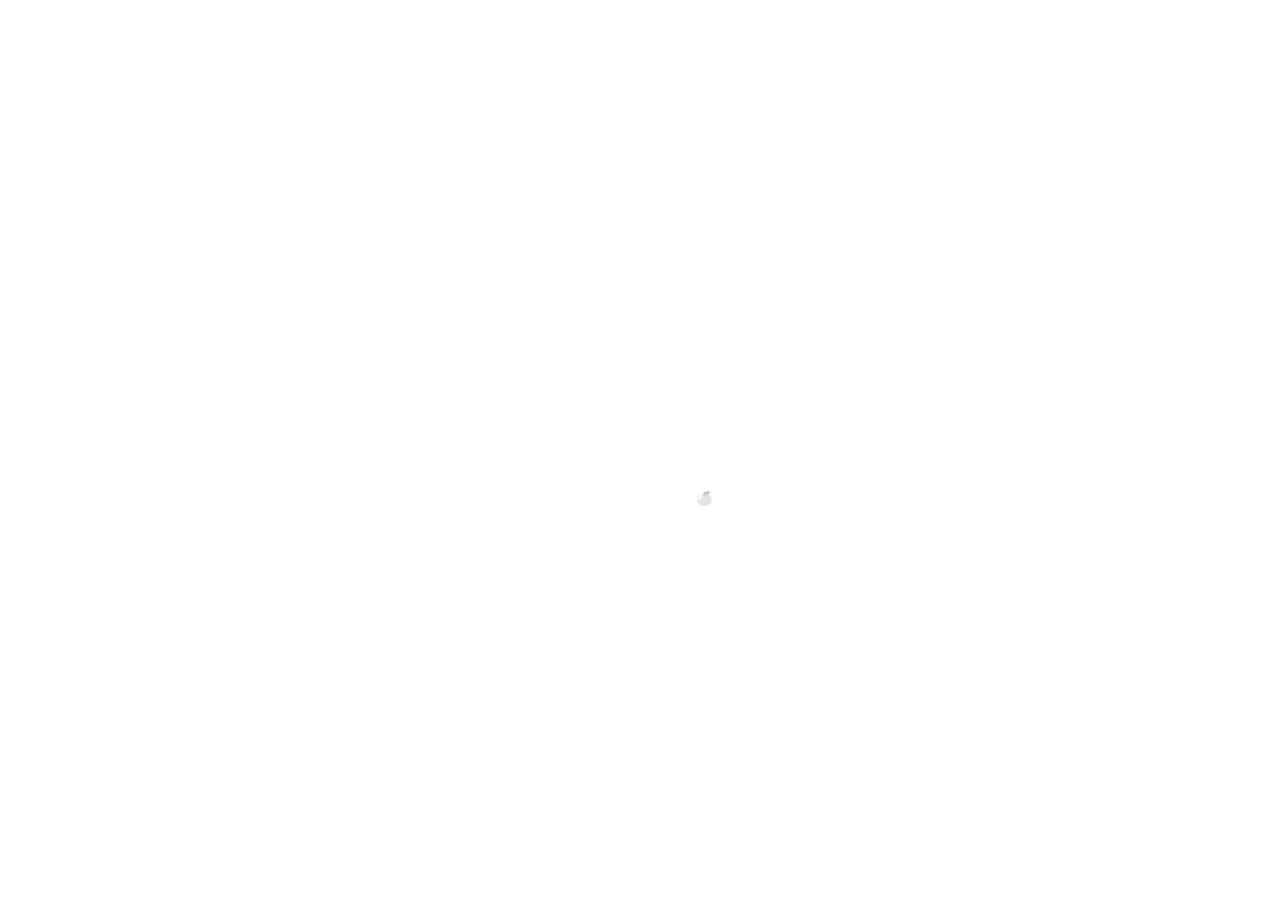
<file: index.html>
<!DOCTYPE html>
<html lang="uk">
<head>
    <meta charset="UTF-8">
    <meta name="viewport" content="width=device-width, initial-scale=1.0">
    <title>HAPPY BIRTHDAY!!!</title>
    <link rel="stylesheet" href="css/style1.css">
</head>
<body style="min-height: 100vh; display: flex; flex-direction: column; justify-content: center; align-items: center;">
    <p id="text-to-select" style="text-align: center; color: white; user-select: text;">Вітаю з дн, щастя, здоров'я, всього найкращого. Тебе чекає вікторина, ціль якої зібрати всі мандаринки</p>
    <button id="mandarin-btn" disabled><p>Зібрати мандаринку <span class="emoji">🍊</span></p></button>
    <div class="non-active" style="min-height: 1000vh"></div>
    <div class="non-active">
        <button id="hidden-mandarin-btn">🍊</button>
    </div>
    <div class="non-active" style="min-height: 1000vh"></div>
    <p class="non-active">Шукаєш пароль, так ось він: UraGroznyj</p>
    <script src="js/counter.js"></script>
    <script src="js/script.js"></script>
</body>
</html>
</file>
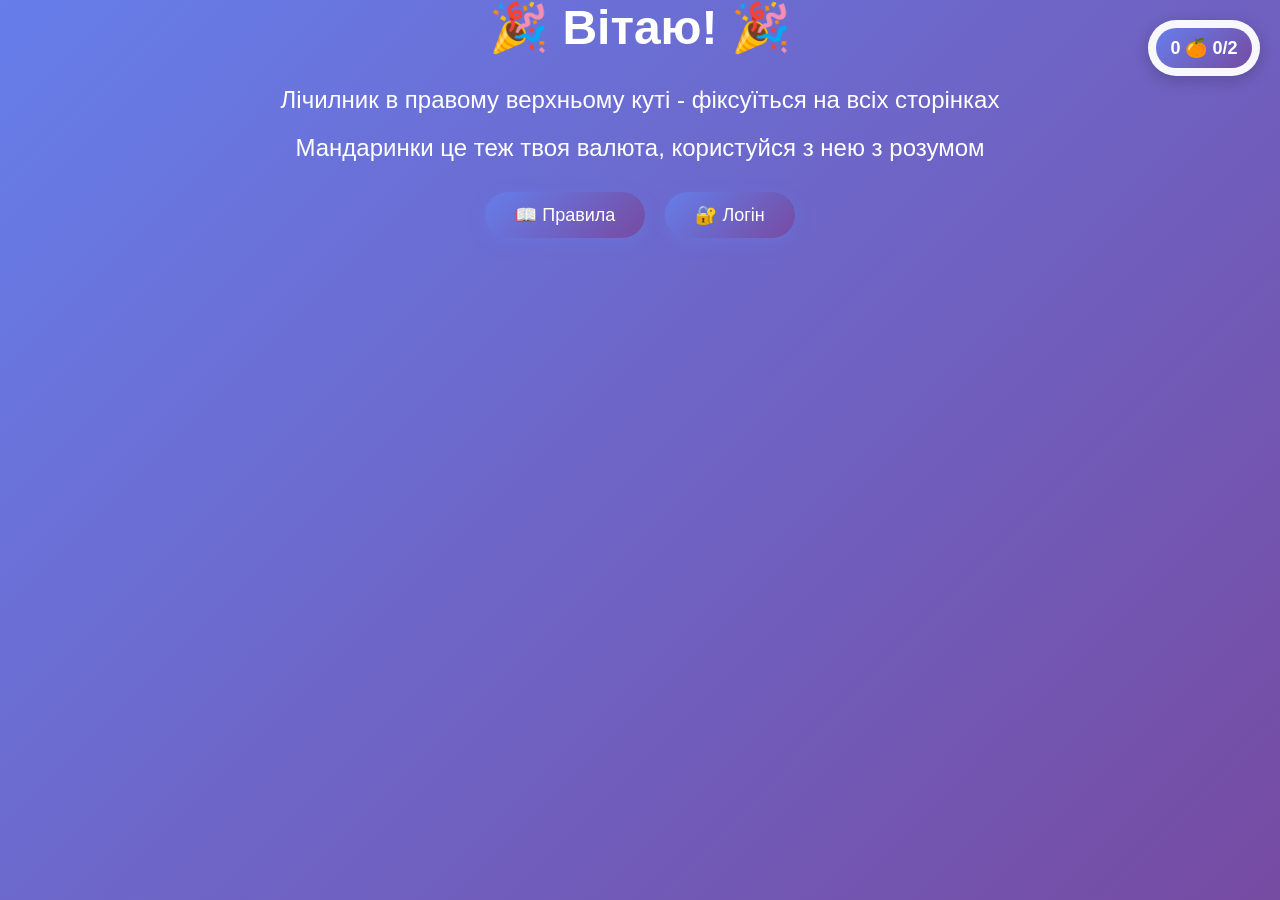
<file: html/page2.html>
<!DOCTYPE html>
<html lang="uk">
<head>
    <meta charset="UTF-8">
    <meta name="viewport" content="width=device-width, initial-scale=1.0">
    <title>Вікторина</title>
    <link rel="stylesheet" href="../css/page2.css">
</head>
<body>
    <div class="mandarin-counter">
        <div class="counter-display" id="counter"></div>
    </div>
    <div class="container">
        <h1>🎉 Вітаю! 🎉</h1>
        <p>Лічилник в правому верхньому куті - фіксуїться на всіх сторінках</p>
        <p>Мандаринки це теж твоя валюта, користуйся з нею з розумом</p>
        <div class="buttons-section">
            <button id="rules-btn" class="modal-btn">📖 Правила</button>
            <button id="login-btn" class="modal-btn">🔐 Логін</button>
        </div>
        
        <div id="rules-modal" class="modal">
            <div class="modal-content">
                <div class="modal-header">
                    <h2>📖 Правила</h2>
                    <button class="close-btn" data-modal="rules-modal">Назад&times;</button>
                </div>
                <div class="modal-body">
                    <p>1. Пройти свою привітальну відкритку</p>
                    <p>2. Постаратися зберегти чим більше мандаринок до фіналу</p>
                    <p>3. Думати добре, бо гра розроблена під наглядом Васьківа Андрія, тому і контингент користувачів відповідний</p>
                    <p>4. Постаратися не ламати привітальну відкритку, вона дуже чутлива і ніхто не застрахований від багів</p>
                    <p>5. Намагатися кайфанути від процесу, а якщо і не кайфанеш, то хоча б зробити вигляд</p>
                    <p>Ну і удачі!</p>
                </div>
            </div>
        </div>
        
        <div id="login-modal" class="modal">
            <div class="login-container">
                <div class="login-left">
                    <h2>Вхід у аккаунт</h2>
                    <div class="login-form">
                        <input type="text" placeholder="Логін" class="steam-input" id="login-input">
                        <input type="password" placeholder="Пароль" class="steam-input" id="password-input">
                        <button class="steam-login-btn" id="steam-login-btn">Увійти у аккаунт Steam</button>
                    </div>
                    <button class="close-login-btn" data-modal="login-modal">Закрити</button>
                </div>
                <div class="login-right">
                    <div class="hint-box">
                        <h3>� Підказка (Логін)</h3>
                        <p class="hint-cost">🍊 Коштує 1 мандаринку</p>
                        <div id="hint-content-1" class="hint-text">
                            <button id="buy-hint-btn-1" class="buy-hint-btn">Купити підказку</button>
                        </div>
                    </div>
                    <div class="hint-box">
                        <h3>📖 Підказка (Пароль)</h3>
                        <p class="hint-cost">🍊 Коштує 1 мандаринку</p>
                        <div id="hint-content-2" class="hint-text">
                            <button id="buy-hint-btn-2" class="buy-hint-btn">Купити підказку</button>
                        </div>
                    </div>
                </div>
            </div>
        </div>
    </div>
    <script src="../js/counter.js"></script>
    <script src="../js/page2.js"></script>
</body>
</html>
</file>
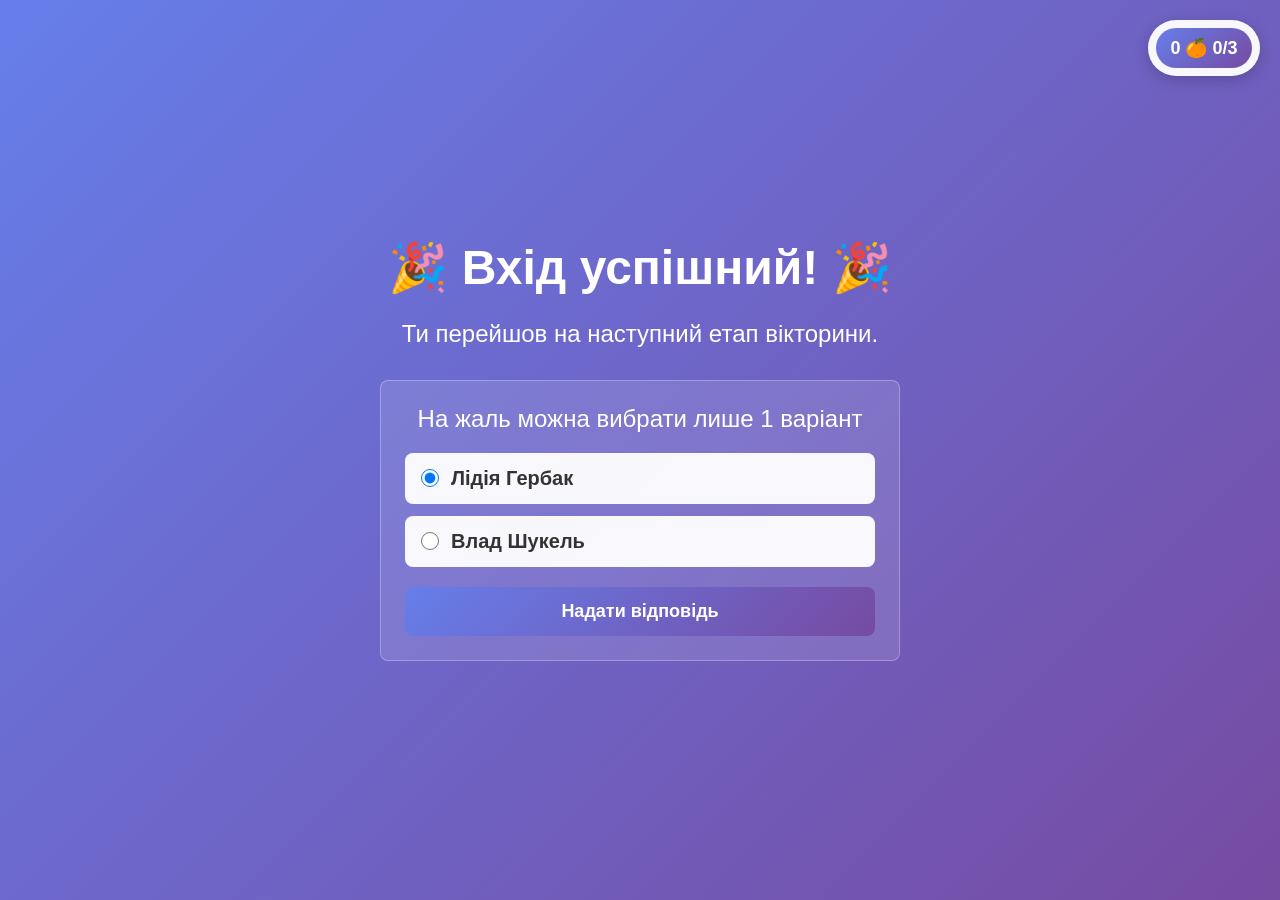
<file: html/page3.html>
<!DOCTYPE html>
<html lang="uk">
<head>
    <meta charset="UTF-8">
    <meta name="viewport" content="width=device-width, initial-scale=1.0">
    <title>Фінал</title>
    <link rel="stylesheet" href="../css/page3.css">
</head>
<body>
    <div class="mandarin-counter">
        <div class="counter-display" id="counter"></div>
    </div>
    <div class="container">
        <h1>🎉 Вхід успішний! 🎉</h1>
        <p>Ти перейшов на наступний етап вікторини.</p>
        <div class="choice-panel">
            <p>На жаль можна вибрати лише 1 варіант</p>
            <label class="choice-option" for="lidiia-choice">
                <input type="radio" id="lidiia-choice" name="answer" value="lidiia" checked>
                <span>Лідія Гербак</span>
            </label>
            <label class="choice-option" for="vlad-choice">
                <input type="radio" id="vlad-choice" name="answer" value="vlad">
                <span>Влад Шукель</span>
            </label>
            <button class="answer-btn" id="submit-answer-btn">Надати відповідь</button>
        </div>
    </div>

    <div class="modal" id="wrong-answer-modal">
        <div class="simple-modal-content">
            <p>Невірно, оберіть інший варіант</p>
            <button class="answer-btn" id="close-wrong-modal-btn">Ок</button>
        </div>
    </div>

    <div class="explosion-overlay" id="success-overlay">
        <div class="explosion-burst"></div>
        <img src="../img/vladSmall.jpg" alt="Влад Шукель" class="success-photo">
        <p>Правильно!</p>
    </div>

    <script src="../js/counter.js"></script>
    <script src="../js/page3.js"></script>
</body>
</html>
</file>
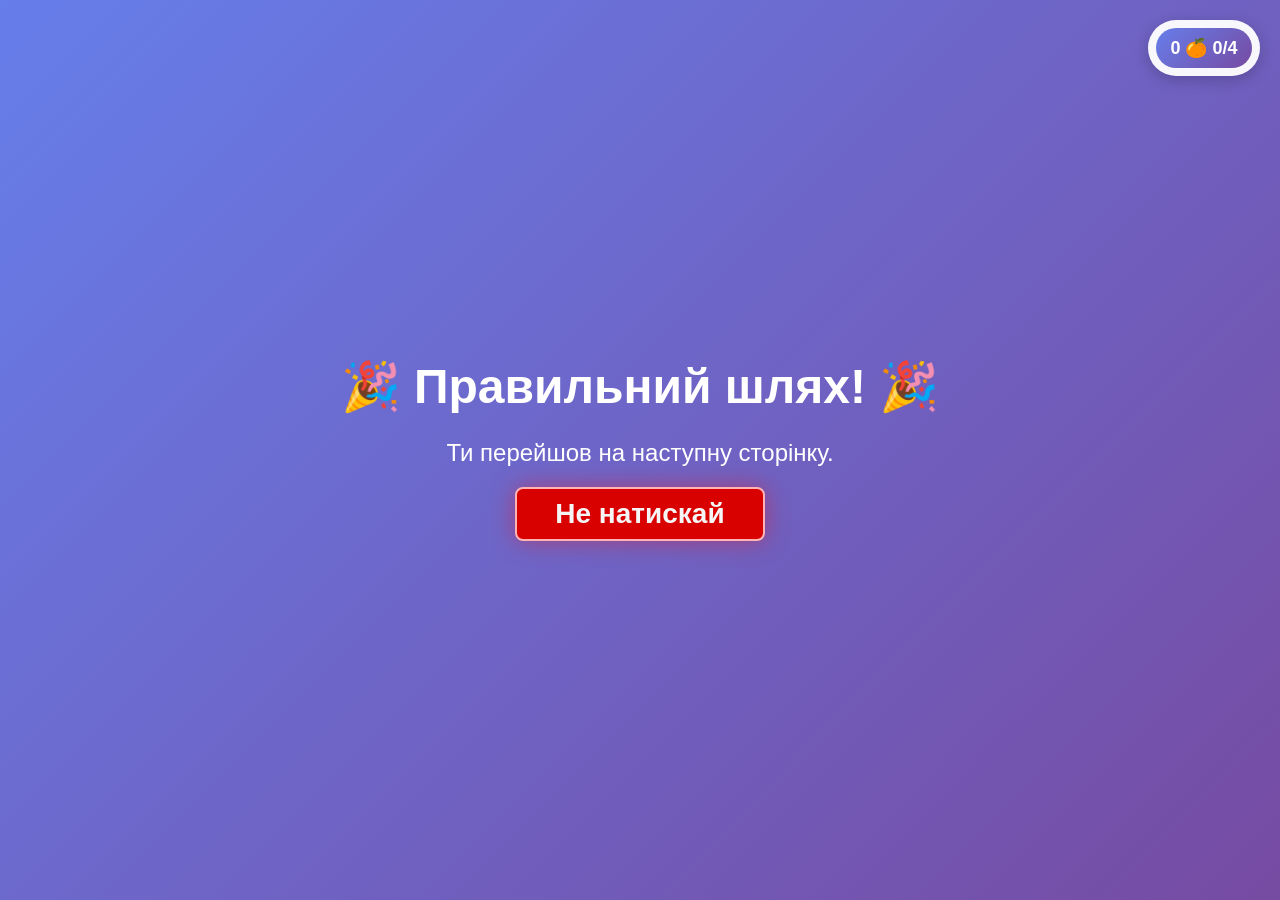
<file: html/page44.html>
<!DOCTYPE html>
<html lang="uk">
<head>
    <meta charset="UTF-8">
    <meta name="viewport" content="width=device-width, initial-scale=1.0">
    <title>Наступний етап</title>
    <link rel="stylesheet" href="../css/page3.css">
</head>
<body>
    <div class="mandarin-counter">
        <div class="counter-display" id="counter"></div>
    </div>
    <div class="container">
        <h1>🎉 Правильний шлях! 🎉</h1>
        <p>Ти перейшов на наступну сторінку.</p>
        <button class="danger-btn" id="hack-start-btn">Не натискай</button>
    </div>

    <div class="hack-overlay" id="hack-overlay">
        <div class="hack-panel">
            <div class="hack-title">ACCESS GRANTED</div>
            <div class="hack-lines">
                <p>Reading memories...</p>
                <p>Reading browser history...</p>
                <p>Reading embarrassing moments...</p>
            </div>
            <img src="../img/ura1.jpg" alt="Ura" class="hack-photo">
        </div>
    </div>

    <script src="../js/counter.js"></script>
    <script src="../js/page44.js"></script>
</body>
</html>
</file>
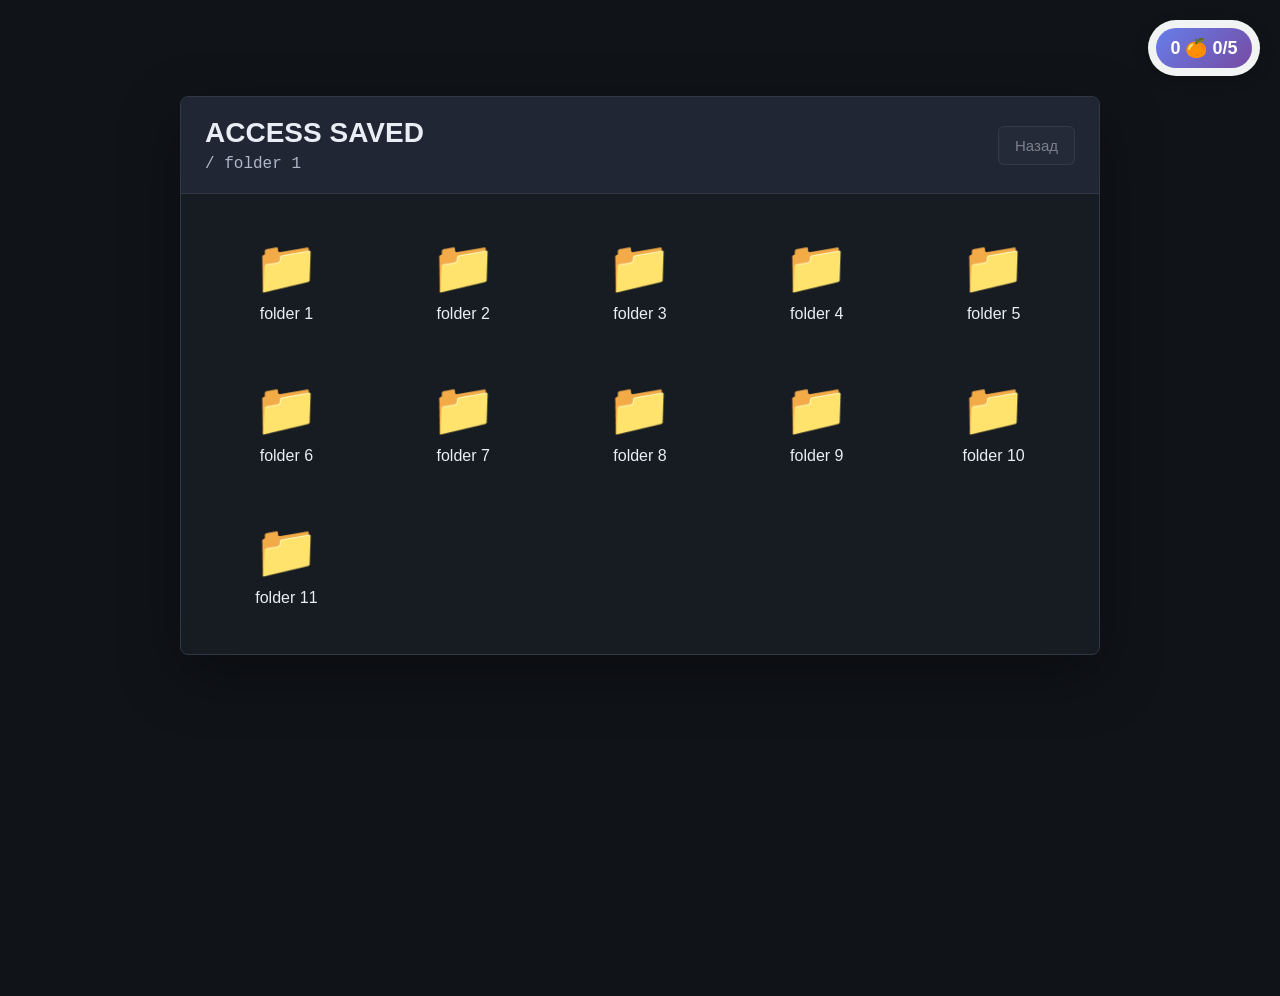
<file: html/page55.html>
<!DOCTYPE html>
<html lang="uk">
<head>
    <meta charset="UTF-8">
    <meta name="viewport" content="width=device-width, initial-scale=1.0">
    <title>Наступний етап</title>
    <link rel="stylesheet" href="../css/style55.css">
</head>
<body>
    <div class="mandarin-counter">
        <div class="counter-display" id="counter"></div>
    </div>

    <main class="file-explorer">
        <header class="explorer-header">
            <div>
                <h1>ACCESS SAVED</h1>
                <p id="path-label">/ folder 1</p>
            </div>
            <button class="back-btn" id="back-btn" disabled>Назад</button>
        </header>

        <section class="explorer-grid" id="explorer-grid"></section>
    </main>

    <div class="photo-viewer" id="photo-viewer">
        <div class="photo-window">
            <button class="close-viewer-btn" id="close-viewer-btn">Закрити</button>
            <img src="../img/IMG_20181226_084322.jpg" alt="Фото з папки" id="viewer-photo">
            <div class="text-file-content" id="viewer-text"></div>
            <button class="buy-text-hint-btn is-hidden" id="buy-text-hint-btn">Купити підказку за 1 🍊</button>
            <p id="viewer-caption"></p>
        </div>
    </div>

    <div class="password-modal" id="password-modal">
        <div class="password-window">
            <h2 id="password-title">Введіть пароль</h2>
            <input type="password" id="folder-password-input" placeholder="Пароль">
            <p class="password-error" id="password-error"></p>
            <div class="password-actions">
                <button id="password-cancel-btn">Скасувати</button>
                <button id="password-submit-btn">Відкрити</button>
            </div>
        </div>
    </div>

    <script src="../js/counter.js"></script>
    <script src="../js/page55.js"></script>
</body>
</html>
</file>
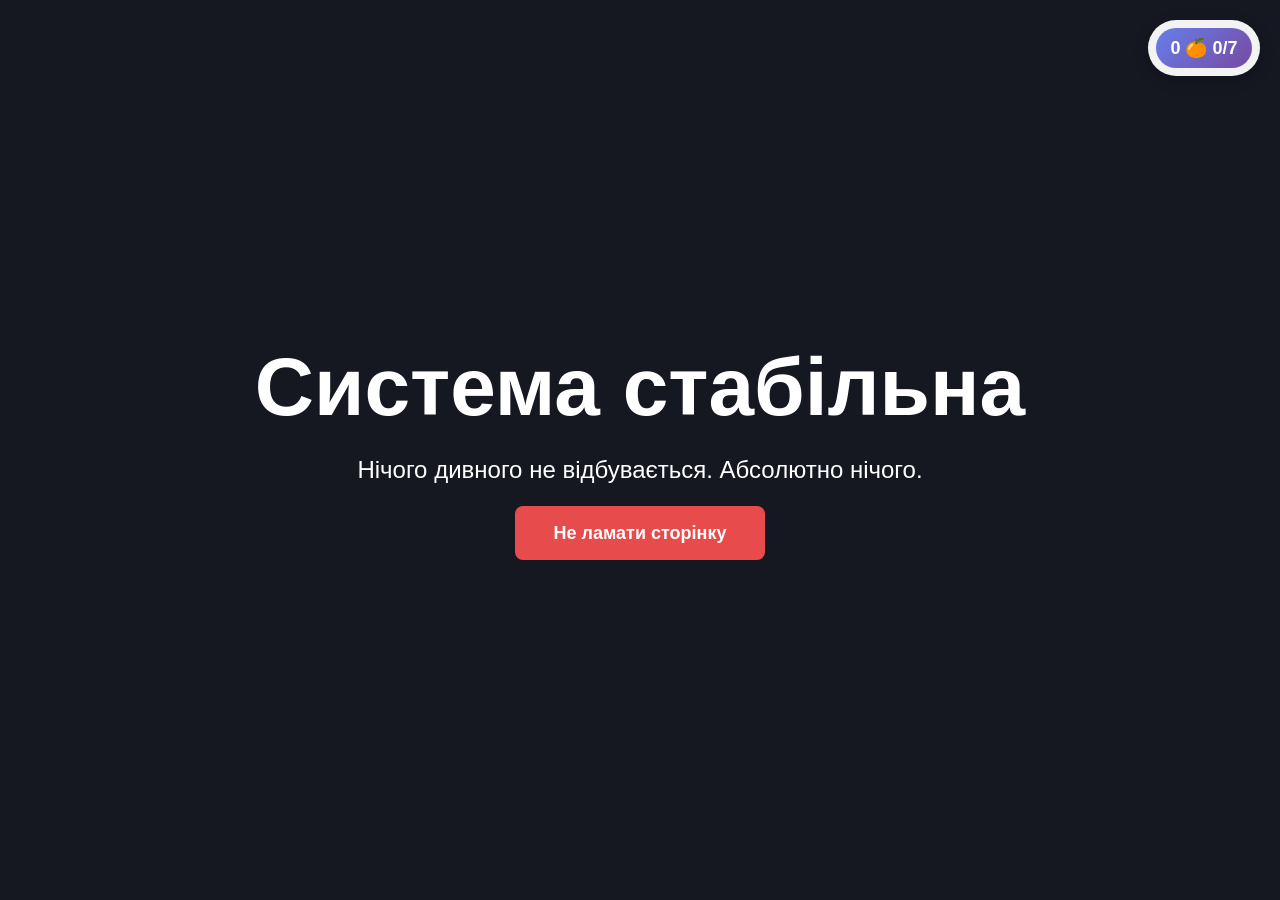
<file: html/page66.html>
<!DOCTYPE html>
<html lang="uk">
<head>
    <meta charset="UTF-8">
    <meta name="viewport" content="width=device-width, initial-scale=1.0">
    <title>Вікторина</title>
    <link rel="stylesheet" href="../css/style66.css">
</head>
<body>
    <div class="mandarin-counter">
        <div class="counter-display" id="counter"></div>
    </div>
    <main class="break-page" id="break-page">
        <h1 class="break-title">Система стабільна</h1>
        <p class="break-text">Нічого дивного не відбувається. Абсолютно нічого.</p>
        <button class="chaos-btn" id="chaos-btn">Не ламати сторінку</button>
        <button class="real-btn" id="real-btn">Ось правильна кнопка</button>
        <div class="noise-text noise-one">error_error_error</div>
        <div class="noise-text noise-two">button_not_found</div>
        <div class="noise-text noise-three">layout.exe stopped</div>
    </main>
    <script src="../js/counter.js"></script>
    <script src="../js/page66.js"></script>
</body>
</html>
</file>
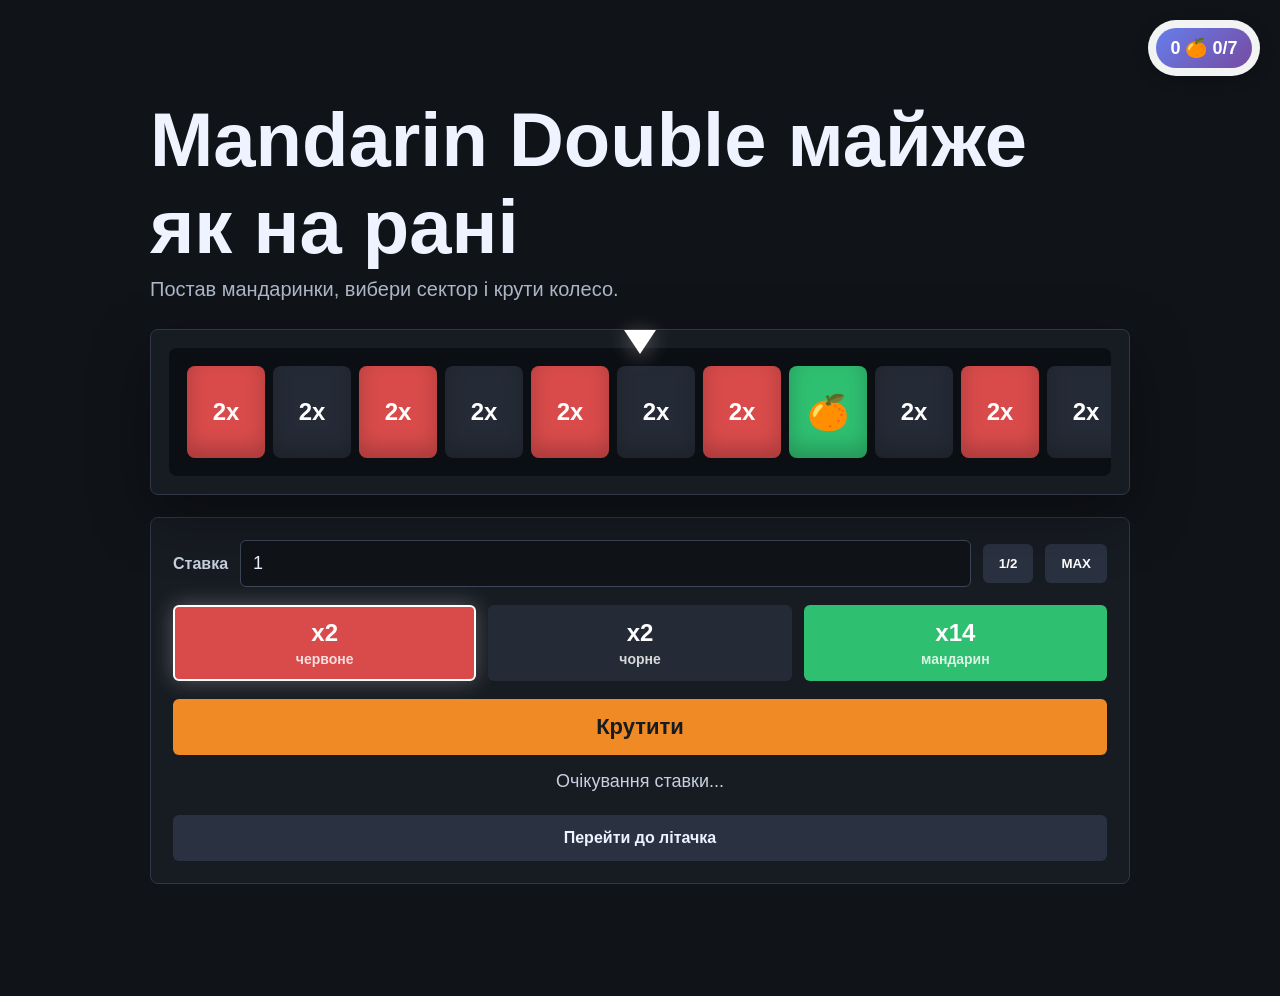
<file: html/page77.html>
<!DOCTYPE html>
<html lang="uk">
<head>
    <meta charset="UTF-8">
    <meta name="viewport" content="width=device-width, initial-scale=1.0">
    <title>Mandarin Double</title>
    <link rel="stylesheet" href="../css/style77.css">
</head>
<body>
    <div class="mandarin-counter">
        <div class="counter-display" id="counter"></div>
    </div>

    <main class="double-game">
        <section class="game-header">
            <h1>Mandarin Double майже як на рані</h1>
            <p>Постав мандаринки, вибери сектор і крути колесо.</p>
        </section>

        <section class="wheel-shell">
            <div class="wheel-pointer"></div>
            <div class="wheel-window">
                <div class="wheel-track" id="wheel-track"></div>
            </div>
        </section>

        <section class="bet-panel">
            <div class="bet-row">
                <label for="bet-input">Ставка</label>
                <input id="bet-input" type="number" min="1" step="1" value="1">
                <button class="quick-btn" id="half-btn">1/2</button>
                <button class="quick-btn" id="max-btn">MAX</button>
            </div>

            <div class="choice-row">
                <button class="choice-btn red-choice selected" data-choice="red">
                    x2
                    <span>червоне</span>
                </button>
                <button class="choice-btn black-choice" data-choice="black">
                    x2
                    <span>чорне</span>
                </button>
                <button class="choice-btn green-choice" data-choice="green">
                    x14
                    <span>мандарин</span>
                </button>
            </div>

            <button class="spin-btn" id="spin-btn">Крутити</button>
            <p class="result-text" id="result-text">Очікування ставки...</p>
            <a class="next-game-link" href="page8.html">Перейти до літачка</a>
        </section>
    </main>

    <script src="../js/counter.js"></script>
    <script src="../js/page77.js"></script>
</body>
</html>
</file>
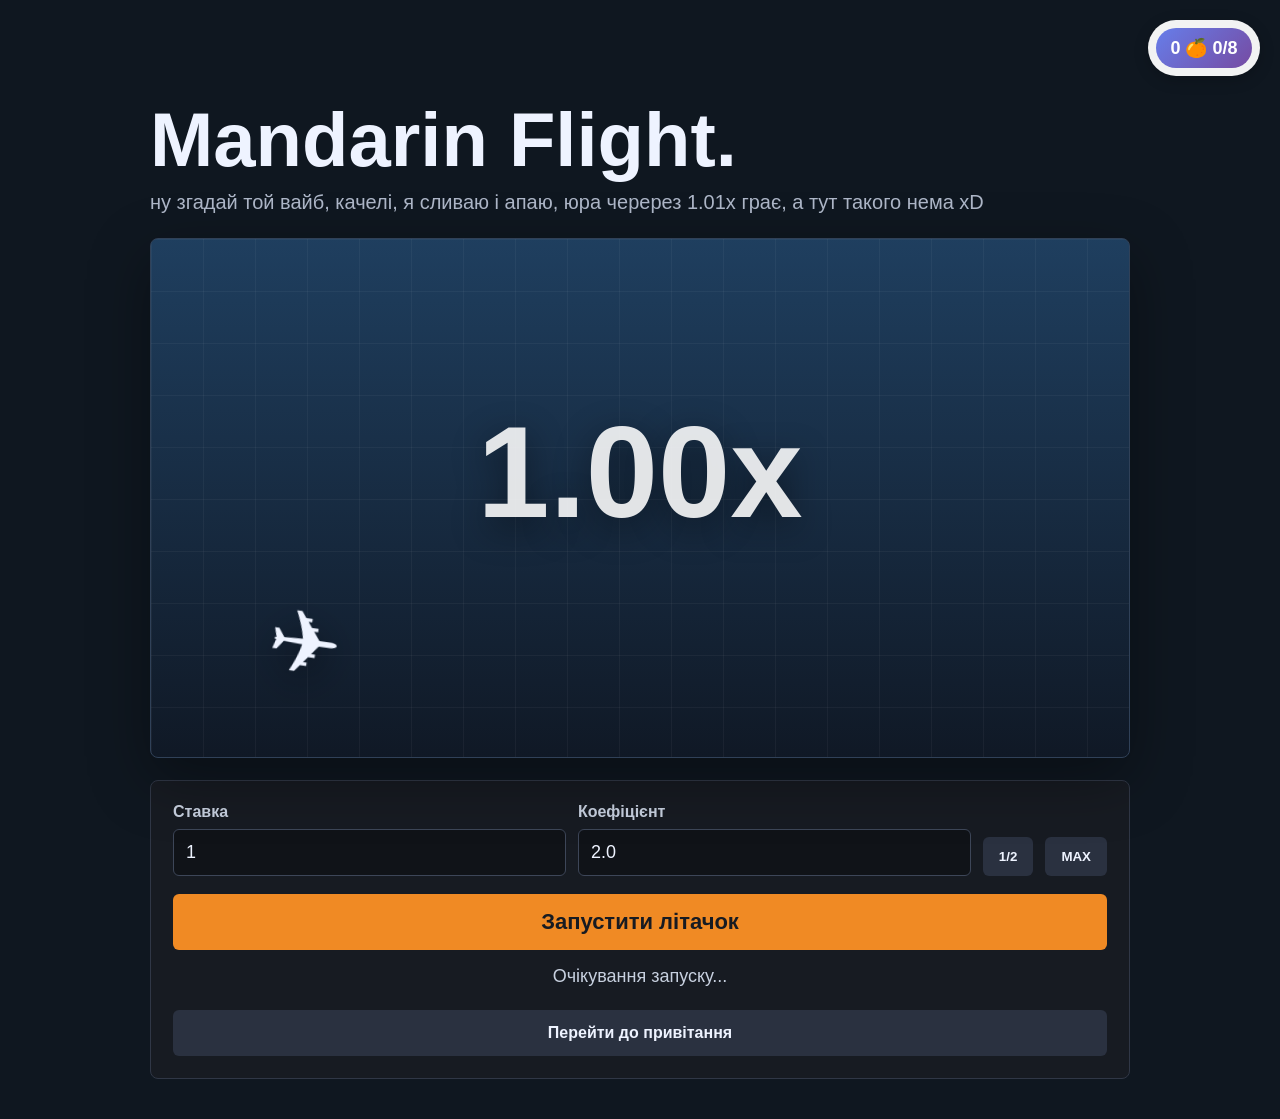
<file: html/page8.html>
<!DOCTYPE html>
<html lang="uk">
<head>
    <meta charset="UTF-8">
    <meta name="viewport" content="width=device-width, initial-scale=1.0">
    <title>Mandarin Flight</title>
    <link rel="stylesheet" href="../css/style8.css">
</head>
<body>
    <div class="mandarin-counter">
        <div class="counter-display" id="counter"></div>
    </div>

    <main class="flight-game">
        <section class="flight-header">
            <h1>Mandarin Flight. </h1>
            <p>ну згадай той вайб, качелі, я сливаю і апаю, юра черерез 1.01х грає, а тут такого нема xD</p>
        </section>

        <section class="flight-stage" id="flight-stage">
            <div class="flight-grid"></div>
            <div class="crash-text" id="crash-text"></div>
            <div class="multiplier-display" id="multiplier-display">1.00x</div>
            <div class="plane" id="plane">✈</div>
        </section>

        <section class="flight-panel">
            <div class="flight-inputs">
                <label>
                    Ставка
                    <input id="flight-bet-input" type="number" min="1" step="1" value="1">
                </label>
                <label>
                    Коефіцієнт
                    <input id="target-coefficient-input" type="number" min="1.1" max="20" step="0.1" value="2.0">
                </label>
                <button class="quick-btn" id="flight-half-btn">1/2</button>
                <button class="quick-btn" id="flight-max-btn">MAX</button>
            </div>

            <button class="start-flight-btn" id="start-flight-btn">Запустити літачок</button>
            <p class="flight-result" id="flight-result">Очікування запуску...</p>
            <a class="page9-link" href="page9.html">Перейти до привітання</a>
        </section>
    </main>

    <script src="../js/counter.js"></script>
    <script src="../js/page8.js"></script>
</body>
</html>
</file>
<file: css/style1.css>
button {
    color: white;
    background-color: white;
    border: 0;
    display: block;
    cursor: pointer;
    margin-top: 30px;
    transition: all 0.3s ease;
}

button:disabled {
    opacity: 0.5;
    cursor: not-allowed;
}

button:enabled {
    cursor: pointer;
}

#hidden-mandarin-btn.used {
    opacity: 0.3;
    cursor: not-allowed;
}

.emoji {
    filter: grayscale(100%) brightness(1.3);
    transition: filter 0.3s ease;
    display: inline-block;
}

button:hover .emoji {
    filter: grayscale(0%) brightness(1);
}

.non-active {
    display: none;
}
</file>
<file: css/page2.css>
* {
    margin: 0;
    padding: 0;
    box-sizing: border-box;
}

body {
    min-height: 100vh;
    display: flex;
    justify-content: center;

    background: linear-gradient(135deg, #667eea 0%, #764ba2 100%);
    font-family: Arial, sans-serif;
}

.mandarin-counter {
    position: fixed;
    top: 20px;
    right: 20px;
    background: rgba(255, 255, 255, 0.95);
    padding: 8px;
    border-radius: 50px;
    display: flex;
    align-items: center;
    box-shadow: 0 4px 15px rgba(0, 0, 0, 0.2);
    font-size: 18px;
    font-weight: bold;
    color: #333;
    z-index: 100;
}

.counter-display {
    background: linear-gradient(135deg, #667eea 0%, #764ba2 100%);
    color: white;
    min-width: 96px;
    height: 40px;
    padding: 0 14px;
    border-radius: 999px;
    display: flex;
    align-items: center;
    justify-content: center;
    font-size: 18px;
    font-weight: bold;
    white-space: nowrap;
}

.container {
    text-align: center;
    color: white;
}

h1 {
    font-size: 48px;
    margin-bottom: 30px;
}

p {
    font-size: 24px;
    margin-bottom: 20px;
}

#add-mandarin {
    background: linear-gradient(135deg, #667eea 0%, #764ba2 100%);
    color: white;
    border: none;
    padding: 12px 30px;
    font-size: 18px;
    border-radius: 25px;
    cursor: pointer;
    transition: transform 0.2s ease, box-shadow 0.2s ease;
    box-shadow: 0 4px 15px rgba(102, 126, 234, 0.4);
}

#add-mandarin:hover {
    transform: translateY(-2px);
    box-shadow: 0 6px 20px rgba(102, 126, 234, 0.6);
}

#add-mandarin:active {
    transform: translateY(0);
}

.buttons-section {
    display: flex;
    gap: 20px;
    justify-content: center;
    margin-top: 30px;
}

.modal-btn {
    background: linear-gradient(135deg, #667eea 0%, #764ba2 100%);
    color: white;
    border: none;
    padding: 12px 30px;
    font-size: 18px;
    border-radius: 25px;
    cursor: pointer;
    transition: transform 0.2s ease, box-shadow 0.2s ease;
    box-shadow: 0 4px 15px rgba(102, 126, 234, 0.4);
}

.modal-btn:hover {
    transform: translateY(-2px);
    box-shadow: 0 6px 20px rgba(102, 126, 234, 0.6);
}

.modal {
    display: none;
    position: fixed;
    z-index: 1000;
    left: 0;
    top: 0;
    width: 100%;
    height: 100%;
    background-color: rgba(0, 0, 0, 0.9);
    animation: fadeIn 0.3s ease;
}

@keyframes fadeIn {
    from {
        opacity: 0;
    }
    to {
        opacity: 1;
    }
}

.modal.active {
    display: flex;
    justify-content: center;
    align-items: center;
}

.login-container {
    display: flex;
    background: #1b2838;
    border-radius: 0;
    width: 90%;
    max-width: 800px;
    box-shadow: 0 0 20px rgba(0, 0, 0, 0.8);
    animation: slideIn 0.3s ease;
    overflow: hidden;
}

@keyframes slideIn {
    from {
        transform: translateY(-50px);
        opacity: 0;
    }
    to {
        transform: translateY(0);
        opacity: 1;
    }
}

.login-left {
    flex: 1;
    padding: 40px;
    background: #0c1821;
    color: white;
}

.login-left h2 {
    font-size: 28px;
    margin-bottom: 30px;
    color: #1a9fff;
}

.login-form {
    margin-bottom: 20px;
}

.steam-input {
    width: 100%;
    padding: 12px;
    margin-bottom: 15px;
    background: #0c1821;
    border: 1px solid #3c5a7a;
    color: white;
    border-radius: 3px;
    font-size: 14px;
    font-family: Arial, sans-serif;
    transition: border-color 0.3s ease;
}

.steam-input:focus {
    outline: none;
    border-color: #1a9fff;
    box-shadow: 0 0 5px rgba(26, 159, 255, 0.3);
}

.steam-input::placeholder {
    color: #6b7c8a;
}

.steam-login-btn {
    width: 100%;
    padding: 15px;
    background: linear-gradient(180deg, #3c5a7a 0%, #1a2f42 100%);
    color: white;
    border: 1px solid #1a9fff;
    border-radius: 3px;
    font-size: 15px;
    font-weight: bold;
    cursor: pointer;
    transition: all 0.3s ease;
    margin-bottom: 10px;
}

.steam-login-btn:hover {
    background: linear-gradient(180deg, #4a6b8a 0%, #253a50 100%);
    box-shadow: 0 0 10px rgba(26, 159, 255, 0.4);
}

.close-login-btn {
    width: 100%;
    padding: 12px;
    background: transparent;
    color: #6b7c8a;
    border: 1px solid #6b7c8a;
    border-radius: 3px;
    font-size: 14px;
    cursor: pointer;
    transition: all 0.3s ease;
}

.close-login-btn:hover {
    color: #1a9fff;
    border-color: #1a9fff;
}

.login-right {
    flex: 1;
    padding: 40px;
    background: #1b2838;
    border-left: 1px solid #3c5a7a;
    display: flex;
    flex-direction: column;
    justify-content: flex-start;
    gap: 20px;
    overflow-y: auto;
}

.hint-box {
    background: #0c1821;
    padding: 25px;
    border: 2px solid #1a9fff;
    border-radius: 3px;
    color: white;
    flex: 1;
    min-height: 150px;
    display: flex;
    flex-direction: column;
}

.hint-box h3 {
    font-size: 18px;
    margin-bottom: 15px;
    color: #1a9fff;
}

.hint-cost {
    font-size: 14px;
    color: #6b7c8a;
    margin-bottom: 15px;
}

.hint-text {
    text-align: center;
    flex: 1;
    display: flex;
    align-items: center;
    justify-content: center;
}

.buy-hint-btn {
    padding: 12px 24px;
    background: linear-gradient(180deg, #5a8cb3 0%, #2d4a66 100%);
    color: white;
    border: 1px solid #1a9fff;
    border-radius: 3px;
    font-size: 14px;
    font-weight: bold;
    cursor: pointer;
    transition: all 0.3s ease;
}

.buy-hint-btn:hover {
    background: linear-gradient(180deg, #6a9cc3 0%, #3d5a76 100%);
    box-shadow: 0 0 10px rgba(26, 159, 255, 0.4);
}

.hint-revealed {
    font-size: 20px;
    font-weight: bold;
    color: #1a9fff;
    letter-spacing: 2px;
}
</file>
<file: css/page3.css>
* {
    margin: 0;
    padding: 0;
    box-sizing: border-box;
}

body {
    min-height: 100vh;
    display: flex;
    justify-content: center;
    align-items: center;

    background: linear-gradient(135deg, #667eea 0%, #764ba2 100%);
    font-family: Arial, sans-serif;
}

.container {
    text-align: center;
    color: white;
    padding: 24px;
}

h1 {
    font-size: 48px;
    margin-bottom: 24px;
}

p {
    font-size: 24px;
    margin-bottom: 20px;
}

.mandarin-counter {
    position: fixed;
    top: 20px;
    right: 20px;
    background: rgba(255, 255, 255, 0.95);
    padding: 8px;
    border-radius: 50px;
    display: flex;
    align-items: center;
    box-shadow: 0 4px 15px rgba(0, 0, 0, 0.2);
    font-size: 18px;
    font-weight: bold;
    color: #333;
    z-index: 100;
}

.counter-display {
    background: linear-gradient(135deg, #667eea 0%, #764ba2 100%);
    color: white;
    min-width: 96px;
    height: 40px;
    padding: 0 14px;
    border-radius: 999px;
    display: flex;
    align-items: center;
    justify-content: center;
    font-size: 18px;
    font-weight: bold;
    white-space: nowrap;
}

.choice-panel {
    width: min(520px, calc(100vw - 32px));
    margin: 32px auto 0;
    padding: 24px;
    background: rgba(255, 255, 255, 0.12);
    border: 1px solid rgba(255, 255, 255, 0.28);
    border-radius: 8px;
    text-align: left;
}

.choice-panel p {
    text-align: center;
}

.choice-option {
    display: flex;
    align-items: center;
    gap: 12px;
    width: 100%;
    padding: 14px 16px;
    margin-bottom: 12px;
    background: rgba(255, 255, 255, 0.95);
    color: #333;
    border-radius: 8px;
    font-size: 20px;
    font-weight: bold;
    cursor: pointer;
}

.choice-option input {
    width: 18px;
    height: 18px;
}

.answer-btn {
    width: 100%;
    padding: 14px 24px;
    margin-top: 8px;
    background: linear-gradient(135deg, #667eea 0%, #764ba2 100%);
    color: white;
    border: none;
    border-radius: 8px;
    font-size: 18px;
    font-weight: bold;
    cursor: pointer;
    transition: transform 0.2s ease, box-shadow 0.2s ease;
}

.answer-btn:hover {
    transform: translateY(-2px);
    box-shadow: 0 6px 18px rgba(0, 0, 0, 0.24);
}

.answer-btn:disabled {
    opacity: 0.7;
    cursor: not-allowed;
}

.danger-btn {
    width: 250px;
    min-height: 54px;
    padding: 8px 18px;
    background-color: #d90000;
    color: whitesmoke;
    border: 2px solid #ffb3b3;
    border-radius: 8px;
    font-size: 28px;
    font-weight: bold;
    cursor: pointer;
    box-shadow: 0 0 24px rgba(255, 0, 0, 0.38);
    transition: transform 0.2s ease, box-shadow 0.2s ease;
}

.danger-btn:hover {
    transform: scale(1.04);
    box-shadow: 0 0 34px rgba(255, 0, 0, 0.58);
}

.danger-btn:disabled {
    opacity: 0.7;
    cursor: wait;
}

.modal {
    display: none;
    position: fixed;
    z-index: 1000;
    inset: 0;
    background: rgba(0, 0, 0, 0.85);
}

.modal.active {
    display: flex;
    align-items: center;
    justify-content: center;
}

.simple-modal-content {
    width: min(420px, calc(100vw - 32px));
    padding: 28px;
    background: #fff;
    color: #333;
    border-radius: 8px;
    text-align: center;
    box-shadow: 0 16px 40px rgba(0, 0, 0, 0.35);
}

.simple-modal-content p {
    color: #333;
}

.explosion-overlay {
    display: none;
    position: fixed;
    z-index: 1200;
    inset: 0;
    align-items: center;
    justify-content: center;
    flex-direction: column;
    overflow: hidden;
    background: rgba(0, 0, 0, 0.92);
    color: white;
}

.explosion-overlay.active {
    display: flex;
}

.explosion-overlay.active .success-photo {
    animation: photoBoom 3s ease forwards;
}

.explosion-overlay.active .explosion-burst {
    animation: burstBoom 3s ease forwards;
}

.explosion-overlay p {
    position: relative;
    z-index: 2;
    margin-top: 24px;
    font-size: 42px;
    font-weight: bold;
    text-shadow: 0 4px 18px rgba(0, 0, 0, 0.7);
}

.success-photo {
    position: relative;
    z-index: 2;
    width: min(340px, 80vw);
    aspect-ratio: 1 / 1;
    object-fit: cover;
    border: 6px solid white;
    border-radius: 8px;
    box-shadow: 0 0 42px rgba(255, 204, 0, 0.8);
}

.explosion-burst {
    position: absolute;
    width: 220px;
    height: 220px;
    border-radius: 50%;
    background:
        radial-gradient(circle, #fff 0 8%, #ffdf4d 9% 20%, #ff7a00 21% 36%, transparent 37%),
        conic-gradient(from 0deg, #ff3b00, #ffd000, #fff, #ff7a00, #ff3b00);
    filter: blur(2px);
}

@keyframes photoBoom {
    0% {
        transform: scale(0.2) rotate(-12deg);
        opacity: 0;
    }
    18% {
        transform: scale(1.2) rotate(5deg);
        opacity: 1;
    }
    45% {
        transform: scale(1) rotate(0deg);
    }
    100% {
        transform: scale(1.08) rotate(0deg);
        opacity: 1;
    }
}

@keyframes burstBoom {
    0% {
        transform: scale(0);
        opacity: 0;
    }
    18% {
        transform: scale(4.5);
        opacity: 0.95;
    }
    100% {
        transform: scale(6);
        opacity: 0;
    }
}

.hack-overlay {
    display: none;
    position: fixed;
    z-index: 1300;
    inset: 0;
    align-items: center;
    justify-content: center;
    padding: 24px;
    background:
        repeating-linear-gradient(
            0deg,
            rgba(0, 255, 100, 0.05) 0,
            rgba(0, 255, 100, 0.05) 1px,
            transparent 1px,
            transparent 12px
        ),
        #020402;
    color: #5cff8d;
    font-family: "Courier New", monospace;
}

.hack-overlay.active {
    display: flex;
}

.hack-panel {
    width: min(720px, calc(100vw - 32px));
    min-height: 520px;
    padding: 28px;
    border: 1px solid #28ff67;
    background: rgba(0, 20, 8, 0.92);
    box-shadow: 0 0 34px rgba(40, 255, 103, 0.35);
    overflow: hidden;
}

.hack-title {
    margin-bottom: 22px;
    font-size: clamp(32px, 7vw, 64px);
    font-weight: bold;
    color: #baffc9;
    text-align: center;
    text-shadow: 0 0 18px rgba(92, 255, 141, 0.9);
    animation: hackFlicker 0.18s infinite alternate;
}

.hack-lines p {
    width: max-content;
    max-width: 100%;
    margin-bottom: 14px;
    overflow: hidden;
    white-space: nowrap;
    font-size: clamp(18px, 4vw, 28px);
    border-right: 2px solid #5cff8d;
    opacity: 0;
}

.hack-overlay.active .hack-lines p:nth-child(1) {
    animation: typeLine 0.9s steps(19) 0.5s forwards;
}

.hack-overlay.active .hack-lines p:nth-child(2) {
    animation: typeLine 1.1s steps(26) 1.6s forwards;
}

.hack-overlay.active .hack-lines p:nth-child(3) {
    animation: typeLine 1.2s steps(31) 2.9s forwards;
}

.hack-photo {
    display: block;
    width: min(280px, 72vw);
    max-height: 260px;
    margin: 26px auto 0;
    object-fit: cover;
    border: 2px solid #5cff8d;
    opacity: 0;
    
    box-shadow: 0 0 24px rgba(92, 255, 141, 0.65);
}

.hack-overlay.active .hack-photo {
    animation: photoGlitch 1.2s ease 4.1s forwards;
}

@keyframes typeLine {
    0% {
        width: 0;
        opacity: 1;
    }
    100% {
        opacity: 1;
    }
}

@keyframes photoGlitch {
    0% {
        opacity: 0;
        transform: translateX(-18px) scale(0.96);
    }
    20% {
        opacity: 1;
        transform: translateX(14px) scale(1.02);
    }
    40% {
        transform: translateX(-8px) scale(1);
    }
    65% {
        transform: translateX(6px) scale(1.03);
    }
    100% {
        opacity: 1;
        transform: translateX(0) scale(1);
    }
}

@keyframes hackFlicker {
    from {
        opacity: 0.82;
    }
    to {
        opacity: 1;
    }
}
</file>
<file: css/style55.css>
* {
    margin: 0;
    padding: 0;
    box-sizing: border-box;
}

body {
    min-height: 100vh;
    background: #101318;
    color: #e9edf5;
    font-family: Arial, sans-serif;
}

.mandarin-counter {
    position: fixed;
    top: 20px;
    right: 20px;
    background: rgba(255, 255, 255, 0.95);
    padding: 8px;
    border-radius: 50px;
    display: flex;
    align-items: center;
    box-shadow: 0 4px 15px rgba(0, 0, 0, 0.2);
    font-size: 18px;
    font-weight: bold;
    color: #333;
    z-index: 100;
}

.counter-display {
    background: linear-gradient(135deg, #667eea 0%, #764ba2 100%);
    color: white;
    min-width: 96px;
    height: 40px;
    padding: 0 14px;
    border-radius: 999px;
    display: flex;
    align-items: center;
    justify-content: center;
    font-size: 18px;
    font-weight: bold;
    white-space: nowrap;
}

.shakeable-counter {
    cursor: grab;
    user-select: none;
    touch-action: none;
}

.shakeable-counter.is-dragging {
    cursor: grabbing;
    box-shadow: 0 0 24px rgba(255, 170, 64, 0.75);
}

.shakeable-counter.is-dragging .counter-display {
    animation: counterShake 0.12s linear infinite;
}

.mandarin-dropped .counter-display {
    box-shadow: 0 0 18px rgba(255, 154, 38, 0.85);
}

.dropped-mandarin {
    position: fixed;
    top: 72px;
    right: 58px;
    z-index: 300;
    font-size: 44px;
    pointer-events: none;
    animation: mandarinDrop 1.6s ease forwards;
}

.file-explorer {
    width: min(920px, calc(100vw - 32px));
    margin: 96px auto 40px;
    border: 1px solid #303746;
    border-radius: 8px;
    background: #171b22;
    box-shadow: 0 20px 60px rgba(0, 0, 0, 0.35);
    overflow: hidden;
}

.explorer-header {
    display: flex;
    justify-content: space-between;
    align-items: center;
    gap: 16px;
    padding: 20px 24px;
    background: #202633;
    border-bottom: 1px solid #303746;
}

.explorer-header h1 {
    font-size: 28px;
    margin-bottom: 6px;
}

.explorer-header p {
    color: #aeb7c8;
    font-family: "Courier New", monospace;
}

.back-btn,
.close-viewer-btn {
    padding: 10px 16px;
    border: 1px solid #4b5568;
    border-radius: 6px;
    background: #2a3140;
    color: #e9edf5;
    font-size: 15px;
    cursor: pointer;
}

.back-btn:disabled {
    opacity: 0.45;
    cursor: not-allowed;
}

.explorer-grid {
    display: grid;
    grid-template-columns: repeat(auto-fill, minmax(150px, 1fr));
    gap: 14px;
    min-height: 360px;
    padding: 24px;
}

.file-item {
    min-height: 128px;
    padding: 16px 12px;
    border: 1px solid transparent;
    border-radius: 8px;
    background: transparent;
    color: #e9edf5;
    text-align: center;
    cursor: pointer;
}

.file-item:hover {
    background: #242b38;
    border-color: #3d4658;
}

.file-icon {
    display: block;
    margin-bottom: 12px;
    font-size: 52px;
    line-height: 1;
}

.file-name {
    display: block;
    font-size: 16px;
    overflow-wrap: anywhere;
}

.photo-viewer {
    display: none;
    position: fixed;
    inset: 0;
    z-index: 200;
    align-items: center;
    justify-content: center;
    padding: 24px;
    background: rgba(0, 0, 0, 0.88);
}

.photo-viewer.active {
    display: flex;
}

.password-modal {
    display: none;
    position: fixed;
    inset: 0;
    z-index: 220;
    align-items: center;
    justify-content: center;
    padding: 24px;
    background: rgba(0, 0, 0, 0.78);
}

.password-modal.active {
    display: flex;
}

.password-window {
    width: min(420px, calc(100vw - 32px));
    padding: 24px;
    border: 1px solid #3d4658;
    border-radius: 8px;
    background: #171b22;
    box-shadow: 0 18px 44px rgba(0, 0, 0, 0.42);
}

.password-window h2 {
    margin-bottom: 16px;
    font-size: 22px;
}

.password-window input {
    width: 100%;
    padding: 12px 14px;
    border: 1px solid #4b5568;
    border-radius: 6px;
    background: #101318;
    color: #e9edf5;
    font-size: 16px;
}

.password-error {
    min-height: 22px;
    margin-top: 10px;
    color: #ff8585;
}

.password-actions {
    display: flex;
    gap: 10px;
    margin-top: 14px;
}

.password-actions button {
    flex: 1;
    padding: 10px 14px;
    border: 1px solid #4b5568;
    border-radius: 6px;
    background: #2a3140;
    color: #e9edf5;
    font-size: 15px;
    cursor: pointer;
}

.photo-window {
    width: min(820px, calc(100vw - 32px));
    padding: 18px;
    border-radius: 8px;
    background: #171b22;
    border: 1px solid #303746;
    text-align: center;
}

.photo-window img {
    display: block;
    width: 100%;
    max-height: 70vh;
    margin-top: 16px;
    object-fit: contain;
    border-radius: 6px;
    background: #0d1015;
}

.photo-window .is-hidden {
    display: none;
}

.buy-text-hint-btn {
    display: block;
    width: min(320px, 100%);
    margin: 16px auto 0;
    padding: 12px 18px;
    border: 1px solid #f5b94b;
    border-radius: 6px;
    background: #f08a24;
    color: #1e2430;
    font-size: 16px;
    font-weight: bold;
    cursor: pointer;
}

.buy-text-hint-btn:hover {
    background: #ff9d36;
}

.text-file-content {
    width: 100%;
    min-height: 260px;
    margin-top: 16px;
    padding: 24px;
    border-radius: 6px;
    background: #f4f0df;
    color: #1e2430;
    text-align: left;
    font-family: "Courier New", monospace;
    font-size: 20px;
    line-height: 1.5;
    white-space: pre-wrap;
}

.text-file-content.redacted-file {
    position: relative;
    background: #f8f3df;
    color: transparent;
    overflow: hidden;
}

.text-file-content.invisible-file {
    color: #f4f0df;
}

.text-file-content.invisible-file::selection {
    color: #1e2430;
    background: #f5d76e;
}

.text-file-content.redacted-file::before {
    content: "CLASSIFIED";
    position: absolute;
    top: 170px;
    right: 18px;
    padding: 6px 10px;
    border: 2px solid #8b1e1e;
    color: #8b1e1e;
    font-family: Arial, sans-serif;
    font-size: 14px;
    font-weight: bold;
    transform: rotate(-24deg);
}

.redacted-word {
    position: relative;
    display: inline-block;
    margin: 0 8px 14px 0;
    color: transparent;
}

.redacted-word::after {
    content: "";
    position: absolute;
    left: -3px;
    right: -3px;
    top: 50%;
    height: 1.1em;
    border-radius: 4px;
    background: #111;
    transform: translateY(-50%) rotate(-1deg);
    box-shadow:
        0 2px 0 rgba(0, 0, 0, 0.8),
        inset 0 3px 0 rgba(255, 255, 255, 0.06);
    animation: markerSwipe 0.55s ease forwards;
    transform-origin: left center;
}

.redacted-word:nth-child(2n)::after {
    transform: translateY(-50%) rotate(1.5deg);
}

.redacted-word:nth-child(3n)::after {
    background: #1b1b1b;
    transform: translateY(-50%) rotate(-2deg);
}

@keyframes markerSwipe {
    from {
        clip-path: inset(0 100% 0 0);
    }
    to {
        clip-path: inset(0 0 0 0);
    }
}

@keyframes counterShake {
    0% {
        transform: rotate(-2deg);
    }
    50% {
        transform: rotate(2deg);
    }
    100% {
        transform: rotate(-2deg);
    }
}

@keyframes mandarinDrop {
    0% {
        transform: translateY(-10px) scale(0.4) rotate(0deg);
        opacity: 0;
    }
    25% {
        opacity: 1;
    }
    75% {
        transform: translateY(150px) scale(1.15) rotate(260deg);
        opacity: 1;
    }
    100% {
        transform: translateY(190px) scale(0.9) rotate(340deg);
        opacity: 0;
    }
}

.photo-window p {
    margin-top: 12px;
    color: #c7d0df;
}
</file>
<file: css/style66.css>
* {
    margin: 0;
    padding: 0;
    box-sizing: border-box;
}

body {
    min-height: 100vh;
    overflow: hidden;
    background: #151821;
    color: white;
    font-family: Arial, sans-serif;
}

.mandarin-counter {
    position: fixed;
    top: 20px;
    right: 20px;
    background: rgba(255, 255, 255, 0.95);
    padding: 8px;
    border-radius: 50px;
    display: flex;
    align-items: center;
    box-shadow: 0 4px 15px rgba(0, 0, 0, 0.2);
    z-index: 20;
}

.counter-display {
    background: linear-gradient(135deg, #667eea 0%, #764ba2 100%);
    color: white;
    min-width: 96px;
    height: 40px;
    padding: 0 14px;
    border-radius: 999px;
    display: flex;
    align-items: center;
    justify-content: center;
    font-size: 18px;
    font-weight: bold;
    white-space: nowrap;
}

.break-page {
    position: relative;
    min-height: 100vh;
    display: flex;
    flex-direction: column;
    align-items: center;
    justify-content: center;
    gap: 22px;
    padding: 28px;
    text-align: center;
    transition: transform 0.5s ease, filter 0.5s ease;
}

.break-title {
    font-size: clamp(42px, 8vw, 82px);
    transition: transform 0.5s ease;
}

.break-text {
    max-width: 680px;
    font-size: 24px;
    transition: transform 0.5s ease;
}

.chaos-btn,
.real-btn {
    min-width: 250px;
    min-height: 54px;
    padding: 12px 22px;
    border: 0;
    border-radius: 8px;
    color: white;
    font-size: 18px;
    font-weight: bold;
    cursor: pointer;
}

.chaos-btn {
    position: relative;
    background: #e84b4b;
    z-index: 8;
}

.real-btn {
    display: none;
    position: fixed;
    left: 50%;
    bottom: 44px;
    transform: translateX(-50%) rotate(-3deg);
    background: #28a745;
    box-shadow: 0 0 26px rgba(40, 167, 69, 0.65);
    z-index: 12;
    touch-action: none;
}

.real-btn:disabled {
    cursor: default;
    opacity: 0.9;
}

.real-btn.is-dragging {
    cursor: grabbing;
    box-shadow: 0 0 34px rgba(40, 167, 69, 0.9);
}

.noise-text {
    display: none;
    position: fixed;
    color: #ff4f8b;
    font-family: "Courier New", monospace;
    font-size: 22px;
    font-weight: bold;
    text-shadow: 0 0 12px rgba(255, 79, 139, 0.7);
    z-index: 4;
}

.noise-one {
    left: 6vw;
    top: 18vh;
}

.noise-two {
    right: 10vw;
    top: 42vh;
}

.noise-three {
    left: 28vw;
    bottom: 16vh;
}

.break-page.is-broken {
    animation: pageGlitch 0.18s infinite;
    filter: contrast(1.2) saturate(1.4);
}

.break-page.is-broken .break-title {
    transform: translate(-18vw, -12vh) rotate(16deg) scale(0.85);
}

.break-page.is-broken .break-text {
    transform: translate(20vw, 8vh) rotate(180deg);
}

.break-page.is-broken .chaos-btn {
    position: fixed;
}

.break-page.is-broken.show-real-button .real-btn {
    display: block;
    animation: realButtonAppear 1s ease forwards;
}

.break-page.is-broken .noise-text {
    display: block;
    animation: noiseJump 0.28s infinite alternate;
}

.break-page.is-fixed {
    animation: none;
    filter: none;
}

.break-page.is-fixed .break-title,
.break-page.is-fixed .break-text {
    transform: none;
}

@keyframes pageGlitch {
    0% {
        transform: translate(0, 0) skew(0deg);
    }
    33% {
        transform: translate(7px, -4px) skew(2deg);
    }
    66% {
        transform: translate(-6px, 5px) skew(-2deg);
    }
    100% {
        transform: translate(0, 0) skew(0deg);
    }
}

@keyframes noiseJump {
    from {
        transform: translate(0, 0) rotate(-3deg);
    }
    to {
        transform: translate(12px, -10px) rotate(5deg);
    }
}

@keyframes realButtonAppear {
    from {
        opacity: 0;
        transform: translateX(-50%) translateY(60px) rotate(-12deg) scale(0.6);
    }
    to {
        opacity: 1;
        transform: translateX(-50%) translateY(0) rotate(-3deg) scale(1);
    }
}
</file>
<file: css/style77.css>
* {
    margin: 0;
    padding: 0;
    box-sizing: border-box;
}

body {
    min-height: 100vh;
    background: #101318;
    color: #eef3ff;
    font-family: Arial, sans-serif;
}

.mandarin-counter {
    position: fixed;
    top: 20px;
    right: 20px;
    background: rgba(255, 255, 255, 0.95);
    padding: 8px;
    border-radius: 50px;
    display: flex;
    align-items: center;
    box-shadow: 0 4px 15px rgba(0, 0, 0, 0.2);
    z-index: 20;
}

.counter-display {
    background: linear-gradient(135deg, #667eea 0%, #764ba2 100%);
    color: white;
    min-width: 96px;
    height: 40px;
    padding: 0 14px;
    border-radius: 999px;
    display: flex;
    align-items: center;
    justify-content: center;
    font-size: 18px;
    font-weight: bold;
    white-space: nowrap;
}

.double-game {
    width: min(980px, calc(100vw - 32px));
    margin: 96px auto 40px;
}

.game-header {
    margin-bottom: 28px;
}

.game-header h1 {
    font-size: clamp(42px, 8vw, 76px);
    margin-bottom: 8px;
}

.game-header p {
    color: #aeb7c8;
    font-size: 20px;
}

.wheel-shell {
    position: relative;
    padding: 18px;
    border: 1px solid #303746;
    border-radius: 8px;
    background: #171b22;
    box-shadow: 0 20px 60px rgba(0, 0, 0, 0.35);
}

.wheel-window {
    overflow: hidden;
    border-radius: 8px;
    background: #0b0e13;
}

.wheel-track {
    display: flex;
    gap: 8px;
    padding: 18px;
    will-change: transform;
}

.wheel-pointer {
    position: absolute;
    top: 0;
    left: 50%;
    z-index: 3;
    width: 0;
    height: 0;
    border-left: 16px solid transparent;
    border-right: 16px solid transparent;
    border-top: 24px solid #fff;
    transform: translateX(-50%);
    filter: drop-shadow(0 4px 10px rgba(255, 255, 255, 0.35));
}

.wheel-tile {
    flex: 0 0 78px;
    height: 92px;
    display: flex;
    align-items: center;
    justify-content: center;
    border-radius: 8px;
    color: white;
    font-size: 24px;
    font-weight: bold;
    box-shadow: inset 0 -10px 20px rgba(0, 0, 0, 0.22);
}

.wheel-tile.red {
    background: #d94b4b;
}

.wheel-tile.black {
    background: #252b36;
}

.wheel-tile.green {
    background: #2fbf71;
    font-size: 34px;
}

.bet-panel {
    margin-top: 22px;
    padding: 22px;
    border: 1px solid #303746;
    border-radius: 8px;
    background: #171b22;
}

.bet-row {
    display: grid;
    grid-template-columns: auto minmax(120px, 1fr) auto auto;
    gap: 12px;
    align-items: center;
    margin-bottom: 18px;
}

.bet-row label {
    color: #c7d0df;
    font-weight: bold;
}

.bet-row input {
    width: 100%;
    padding: 12px;
    border: 1px solid #3d4658;
    border-radius: 6px;
    background: #101318;
    color: #eef3ff;
    font-size: 18px;
}

.quick-btn,
.spin-btn,
.choice-btn {
    border: 0;
    border-radius: 6px;
    color: white;
    font-weight: bold;
    cursor: pointer;
}

.quick-btn {
    padding: 12px 16px;
    background: #2a3140;
}

.choice-row {
    display: grid;
    grid-template-columns: repeat(3, 1fr);
    gap: 12px;
    margin-bottom: 18px;
}

.choice-btn {
    min-height: 76px;
    padding: 12px;
    font-size: 24px;
    border: 2px solid transparent;
}

.choice-btn span {
    display: block;
    margin-top: 4px;
    font-size: 14px;
    opacity: 0.82;
}

.choice-btn.selected {
    border-color: #fff;
    box-shadow: 0 0 22px rgba(255, 255, 255, 0.28);
}

.red-choice {
    background: #d94b4b;
}

.black-choice {
    background: #252b36;
}

.green-choice {
    background: #2fbf71;
}

.spin-btn {
    width: 100%;
    min-height: 56px;
    background: #f08a24;
    color: #171b22;
    font-size: 22px;
}

.spin-btn:disabled,
.quick-btn:disabled,
.choice-btn:disabled {
    opacity: 0.6;
    cursor: wait;
}

.result-text {
    min-height: 28px;
    margin-top: 16px;
    color: #c7d0df;
    text-align: center;
    font-size: 18px;
}

.next-game-link {
    display: block;
    width: 100%;
    margin-top: 16px;
    padding: 14px 18px;
    border-radius: 6px;
    background: #2a3140;
    color: #eef3ff;
    text-align: center;
    text-decoration: none;
    font-weight: bold;
}

.next-game-link:hover {
    background: #343d50;
}

@media (max-width: 620px) {
    .bet-row,
    .choice-row {
        grid-template-columns: 1fr;
    }

    .double-game {
        margin-top: 88px;
    }
}
</file>
<file: css/style8.css>
* {
    margin: 0;
    padding: 0;
    box-sizing: border-box;
}

body {
    min-height: 100vh;
    background: #0f1720;
    color: #eef3ff;
    font-family: Arial, sans-serif;
}

.mandarin-counter {
    position: fixed;
    top: 20px;
    right: 20px;
    background: rgba(255, 255, 255, 0.95);
    padding: 8px;
    border-radius: 50px;
    display: flex;
    align-items: center;
    box-shadow: 0 4px 15px rgba(0, 0, 0, 0.2);
    z-index: 20;
}

.counter-display {
    background: linear-gradient(135deg, #667eea 0%, #764ba2 100%);
    color: white;
    min-width: 96px;
    height: 40px;
    padding: 0 14px;
    border-radius: 999px;
    display: flex;
    align-items: center;
    justify-content: center;
    font-size: 18px;
    font-weight: bold;
    white-space: nowrap;
}

.flight-game {
    width: min(980px, calc(100vw - 32px));
    margin: 96px auto 40px;
}

.flight-header {
    margin-bottom: 24px;
}

.flight-header h1 {
    font-size: clamp(42px, 8vw, 76px);
    margin-bottom: 8px;
}

.flight-header p {
    color: #aeb7c8;
    font-size: 20px;
}

.flight-stage {
    position: relative;
    height: min(520px, 58vh);
    min-height: 360px;
    overflow: hidden;
    border: 1px solid #304158;
    border-radius: 8px;
    background:
        linear-gradient(180deg, rgba(73, 170, 255, 0.26), rgba(15, 23, 32, 0.2)),
        #101927;
    box-shadow: 0 20px 60px rgba(0, 0, 0, 0.35);
}

.flight-grid {
    position: absolute;
    inset: 0;
    background-image:
        linear-gradient(rgba(255, 255, 255, 0.08) 1px, transparent 1px),
        linear-gradient(90deg, rgba(255, 255, 255, 0.08) 1px, transparent 1px);
    background-size: 52px 52px;
    opacity: 0.55;
}

.multiplier-display {
    position: absolute;
    left: 50%;
    top: 45%;
    transform: translate(-50%, -50%);
    font-size: clamp(56px, 13vw, 130px);
    font-weight: bold;
    color: rgba(255, 255, 255, 0.88);
    text-shadow: 0 10px 36px rgba(0, 0, 0, 0.45);
}

.plane {
    position: absolute;
    left: 12%;
    bottom: 12%;
    z-index: 3;
    font-size: clamp(44px, 9vw, 88px);
    filter: drop-shadow(0 12px 18px rgba(0, 0, 0, 0.45));
    transition: left 0.05s linear, bottom 0.05s linear, transform 0.05s linear;
}

.flight-stage.flying .plane {
    animation: planeVibration 0.12s infinite alternate;
}

.flight-stage.crashed .plane {
    animation: crashFall 0.65s ease forwards;
}

.flight-stage.won {
    box-shadow: 0 0 42px rgba(47, 191, 113, 0.38);
}

.crash-text {
    position: absolute;
    left: 50%;
    top: 62%;
    transform: translate(-50%, -50%);
    color: #ff6262;
    font-size: clamp(28px, 7vw, 64px);
    font-weight: bold;
    text-shadow: 0 8px 24px rgba(0, 0, 0, 0.5);
}

.flight-panel {
    margin-top: 22px;
    padding: 22px;
    border: 1px solid #303746;
    border-radius: 8px;
    background: #171b22;
}

.flight-inputs {
    display: grid;
    grid-template-columns: minmax(140px, 1fr) minmax(140px, 1fr) auto auto;
    gap: 12px;
    align-items: end;
    margin-bottom: 18px;
}

.flight-inputs label {
    display: grid;
    gap: 8px;
    color: #c7d0df;
    font-weight: bold;
}

.flight-inputs input {
    width: 100%;
    padding: 12px;
    border: 1px solid #3d4658;
    border-radius: 6px;
    background: #101318;
    color: #eef3ff;
    font-size: 18px;
}

.quick-btn,
.start-flight-btn {
    border: 0;
    border-radius: 6px;
    font-weight: bold;
    cursor: pointer;
}

.quick-btn {
    padding: 12px 16px;
    background: #2a3140;
    color: #eef3ff;
}

.start-flight-btn {
    width: 100%;
    min-height: 56px;
    background: #f08a24;
    color: #171b22;
    font-size: 22px;
}

.start-flight-btn:disabled,
.quick-btn:disabled {
    opacity: 0.6;
    cursor: wait;
}

.flight-result {
    min-height: 28px;
    margin-top: 16px;
    color: #c7d0df;
    text-align: center;
    font-size: 18px;
}

.page9-link {
    display: block;
    width: 100%;
    margin-top: 16px;
    padding: 14px 18px;
    border-radius: 6px;
    background: #2a3140;
    color: #eef3ff;
    text-align: center;
    text-decoration: none;
    font-weight: bold;
}

.page9-link:hover {
    background: #343d50;
}

@keyframes planeVibration {
    from {
        margin-bottom: -2px;
    }
    to {
        margin-bottom: 3px;
    }
}

@keyframes crashFall {
    to {
        transform: translateY(180px) rotate(120deg);
        opacity: 0;
    }
}

@media (max-width: 680px) {
    .flight-inputs {
        grid-template-columns: 1fr;
    }
}
</file>
